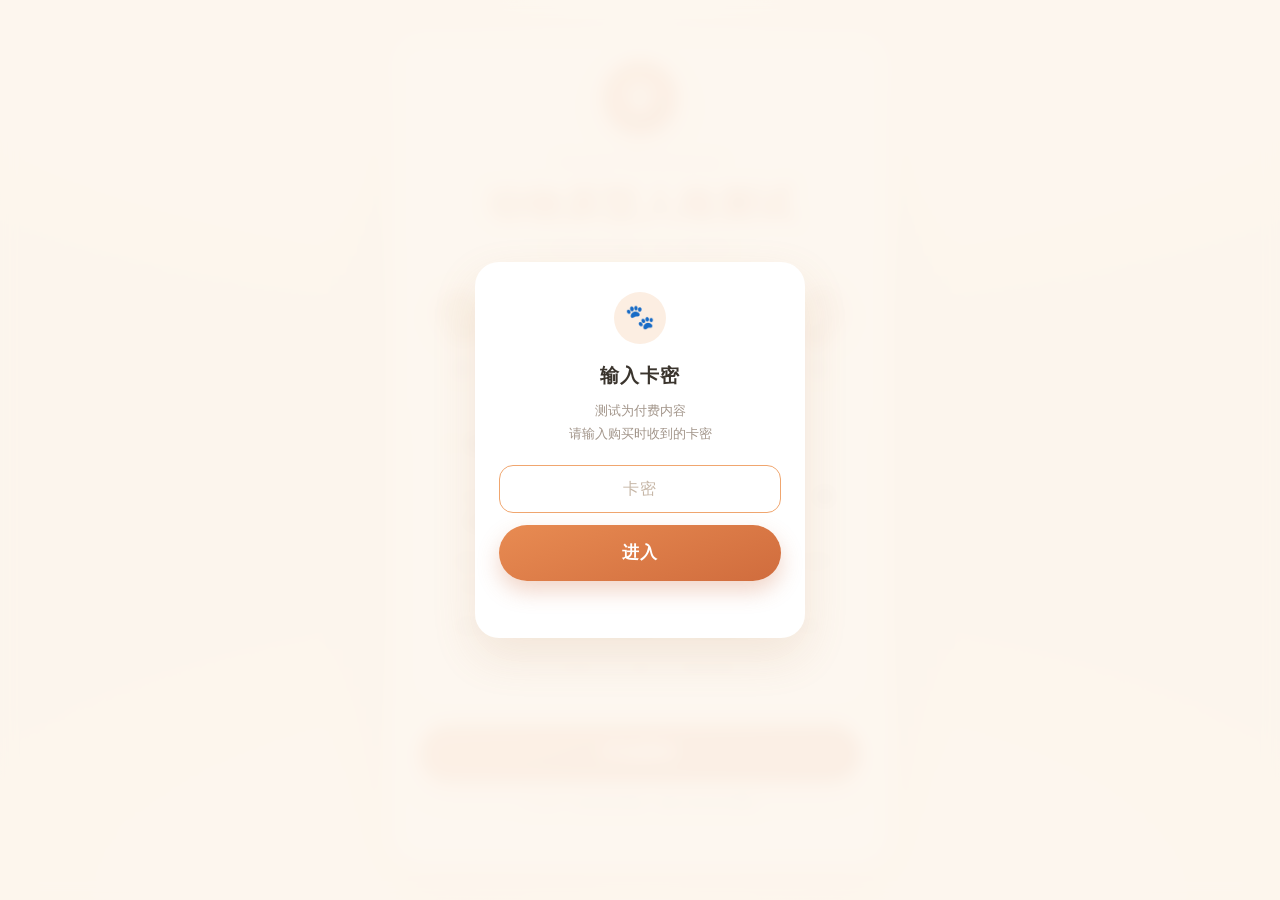
<file: index.html>
<!DOCTYPE html>
<html lang="zh-CN">
<head>
<meta charset="UTF-8">
<meta name="viewport" content="width=device-width, initial-scale=1.0, viewport-fit=cover">
<meta name="theme-color" content="#FDF7F0">
<title>动物原型人格测试 · 五只动物里藏着你</title>
<meta name="description" content="六道题，一片走不出去的沙漠。五只动物里，藏着一个你。">
<link rel="icon" href="data:image/svg+xml,%3Csvg xmlns='http://www.w3.org/2000/svg' viewBox='0 0 32 32'%3E%3Ccircle cx='16' cy='16' r='16' fill='%23D9784A'/%3E%3Cg fill='%23fff'%3E%3Cellipse cx='16' cy='20' rx='7' ry='5.8'/%3E%3Cellipse cx='7.4' cy='12.6' rx='2.9' ry='3.5'/%3E%3Cellipse cx='12.8' cy='7.8' rx='2.9' ry='3.7'/%3E%3Cellipse cx='19.2' cy='7.8' rx='2.9' ry='3.7'/%3E%3Cellipse cx='24.6' cy='12.6' rx='2.9' ry='3.5'/%3E%3C/g%3E%3C/svg%3E">
<link rel="stylesheet" href="style.css">
</head>
<body>

<main class="page cover">
  <div class="paw">
    <svg viewBox="0 0 40 40" aria-hidden="true">
      <g fill="#fff">
        <ellipse cx="20" cy="26" rx="8.6" ry="7.1"/>
        <ellipse cx="9" cy="16.6" rx="3.4" ry="4.2" transform="rotate(-18 9 16.6)"/>
        <ellipse cx="15.9" cy="10.4" rx="3.4" ry="4.4"/>
        <ellipse cx="24.1" cy="10.4" rx="3.4" ry="4.4"/>
        <ellipse cx="31" cy="16.6" rx="3.4" ry="4.2" transform="rotate(18 31 16.6)"/>
      </g>
    </svg>
  </div>

  <div class="brand-en">Animal Personality</div>
  <h1 class="brand-cn">动物原型人格测试</h1>
  <p class="brand-sub">你和五只动物，走一遍沙漠</p>

  <div class="cover-animals" id="coverAnimals"></div>

  <section class="card intro">
    <h2 class="card-h"><span class="spark">✨</span>这是一个什么测试</h2>
    <div class="card-hr"></div>
    <ul class="intro-list">
      <li>六道题，一片走不出去的沙漠。你和五只动物一起走，<b>每一轮都要放弃一只</b>。</li>
      <li>题目里永远只有这五只：狮、马、牛、羊、猴。放弃过的不会再出现，也不会重来。</li>
      <li>最后给你一个原型：<b>主导的那只 ＋ 底色那只</b>，共 20 种。</li>
    </ul>
    <div class="meta">
      <span>20 种原型</span><span>6 道题</span><span>专属结果图</span>
    </div>
  </section>

  <div class="start-wrap">
    <button class="btn btn-primary" id="startBtn">开始测试</button>
    <p class="start-note">1 分钟 · 没有标准答案 · 测完可保存结果图</p>
  </div>
</main>

<!-- 卡密门禁 -->
<div class="gate" id="gate">
  <div class="gate-box">
    <div class="gate-mark">🐾</div>
    <div class="gate-title">输入卡密</div>
    <p class="gate-desc">测试为付费内容<br>请输入购买时收到的卡密</p>
    <input class="gate-input" id="gateInput" type="text" inputmode="latin"
           placeholder="卡密" maxlength="24" autocomplete="off" spellcheck="false">
    <button class="btn btn-primary gate-btn" id="gateBtn">进入</button>
    <div class="gate-err" id="gateErr">卡密不对，请再试一次</div>
  </div>
</div>

<script src="assets/animals/cute-images.js"></script>
<script src="data.js"></script>
<script>
(function () {
  'use strict';

  /* ===== 配置 ===== */
  var GATE_ON  = true;          // 想完全免费开放，把它改成 false
  var PASSCODE = 'ap2026';      // 卡密（大小写不敏感）
  var KEY_GATE = 'ap_gate';
  var KEY_ANSW = 'ap_answers';

  /* ===== 渲染封面五只动物 ===== */
  var box = document.getElementById('coverAnimals');
  ANIMALS.forEach(function (a) {
    var d = document.createElement('div');
    d.className = 'cover-animal';
    d.innerHTML = '<div class="av"><img src="' + ANIMAL_SRC(a.id) + '" alt=""></div>' +
                  '<span>' + a.name + '</span>';
    box.appendChild(d);
  });

  /* ===== 按钮状态 ===== */
  var startBtn = document.getElementById('startBtn');
  var saved = null;
  try { saved = JSON.parse(localStorage.getItem(KEY_ANSW) || 'null'); } catch (e) {}
  if (saved && saved[1]) {
    startBtn.textContent = '查看我的结果';
    startBtn.addEventListener('click', function () {
      location.href = 'result.html';
    });
    var again = document.createElement('button');
    again.className = 'btn btn-ghost';
    again.style.marginTop = '10px';
    again.textContent = '重新测一次';
    again.addEventListener('click', function () {
      localStorage.removeItem(KEY_ANSW);
      location.href = 'test.html';
    });
    startBtn.parentNode.appendChild(again);
  } else {
    startBtn.addEventListener('click', function () {
      location.href = 'intro.html';
    });
  }

  /* ===== 卡密门禁 ===== */
  var gate = document.getElementById('gate');
  var input = document.getElementById('gateInput');
  var btn = document.getElementById('gateBtn');
  var err = document.getElementById('gateErr');

  function unlocked() {
    try { return sessionStorage.getItem(KEY_GATE) === '1'; } catch (e) { return false; }
  }

  if (!GATE_ON || unlocked()) {
    gate.classList.add('hide');
  } else {
    setTimeout(function () { input.focus(); }, 260);
  }

  function verify() {
    var v = (input.value || '').trim().toLowerCase();
    if (!v) { input.focus(); return; }
    if (v === PASSCODE.toLowerCase()) {
      try { sessionStorage.setItem(KEY_GATE, '1'); } catch (e) {}
      gate.classList.add('hide');
    } else {
      err.classList.add('show');
      input.value = '';
      input.focus();
      setTimeout(function () { err.classList.remove('show'); }, 2200);
    }
  }

  btn.addEventListener('click', verify);
  input.addEventListener('keydown', function (e) { if (e.key === 'Enter') verify(); });
})();
</script>
</body>
</html>
</file>
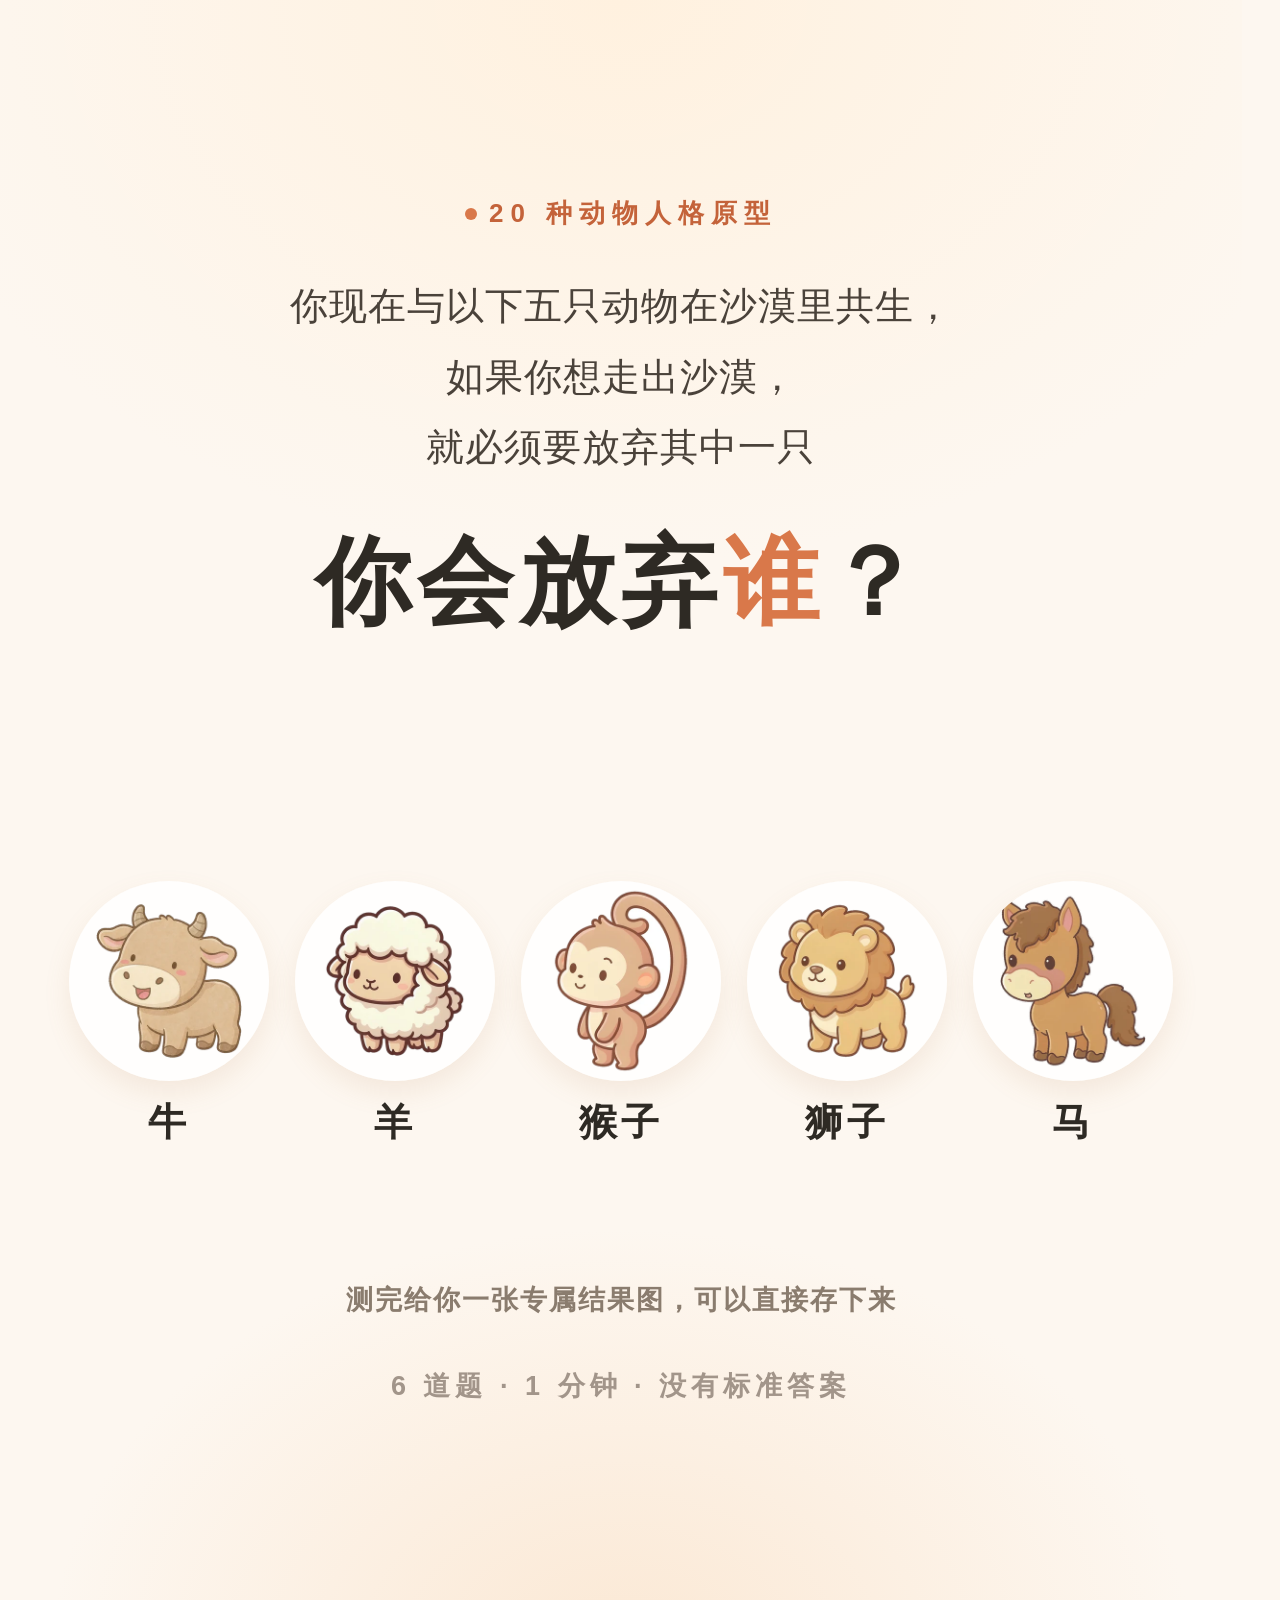
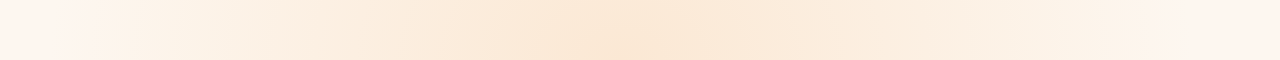
<file: cards.html>
<!DOCTYPE html>
<html lang="zh-CN">
<head>
<meta charset="UTF-8">
<style>
  /* 与站点同一套视觉：奶油底 / 白圆角卡 / 陶土橙 / 暖灰文字 */
  @page { size: 1242px 1660px; margin: 0; }
  * { margin: 0; padding: 0; box-sizing: border-box; }
  :root {
    --cream:#FDF7F0; --card:#FFFFFF; --ink:#3A342D; --ink2:#6E6358; --ink3:#A2958A;
    --orange:#D9784A; --orange-d:#C4633A; --orange-soft:#FCEEE2; --line:#F2E6D9;
    --shadow:0 18px 44px rgba(184,137,96,.16);
    --sans:"Microsoft YaHei","PingFang SC",sans-serif;
  }
  body { width:1242px; height:1660px; overflow:hidden; background:#FDF7F0;
         font-family:var(--sans); color:#3A342D; -webkit-font-smoothing:antialiased; }

  .card { position:absolute; inset:0; width:1242px; height:1660px; display:none; overflow:hidden; }
  .card.on { display:block; }

  /* 场景铺满，底部对齐（插画下方是沙丘，上方是空天） */
  .scene { position:absolute; inset:0; background-position:center top;
           background-size:1242px auto; background-repeat:no-repeat; }
  /* 封面用的顶部暖光 */
  .glow { position:absolute; inset:0;
          background:
            radial-gradient(60% 34% at 50% 0%, #FFF1DF 0%, rgba(255,241,223,0) 100%),
            radial-gradient(46% 26% at 50% 100%, #FBE8D4 0%, rgba(251,232,212,0) 100%); }

  /* 极淡的奶油罩，压住插画细节，让文字更干净 */
  .veil { position:absolute; inset:0;
          background:linear-gradient(180deg, rgba(253,247,240,.55) 0%, rgba(253,247,240,.10) 42%, rgba(253,247,240,0) 62%); }

  /* 通用文字块 */
  .stage { position:absolute; left:96px; right:96px; text-align:center; }

  .tag { display:inline-flex; align-items:center; gap:12px;
         font-size:26px; font-weight:700; letter-spacing:7px; color:#C4633A; }
  .tag::before { content:''; width:12px; height:12px; border-radius:50%; background:#D9784A; }

  .story { font-size:40px; line-height:1.98; font-weight:500; letter-spacing:1.2px; color:#3A342D; }
  .story p { margin:0; }
  .ask { font-size:92px; font-weight:800; letter-spacing:3px; color:#2E2A24; line-height:1.28; }
  .hint { font-size:27px; letter-spacing:4px; color:#8A7C6E; font-weight:600; }

  /* 白卡 */
  .paper { position:absolute; left:84px; right:84px;
           background:#FFFFFF; border-radius:48px;
           box-shadow:0 20px 50px rgba(170,124,84,.14);
           padding:66px 62px 62px; text-align:center; }
  .paper .divider { width:96px; height:6px; border-radius:6px; background:#F4D9C4;
                    margin:0 auto 40px; }

  .foot { position:absolute; bottom:66px; left:0; right:0; text-align:center;
          font-size:27px; letter-spacing:5px; color:#7C6E60; font-weight:600; }
  .foot span { display:inline-block; padding:15px 34px; border-radius:100px;
               background:rgba(253,247,240,.86); box-shadow:0 6px 18px rgba(170,124,84,.10); }

  /* ---------- 封面 ---------- */
  .c-title { font-size:96px; font-weight:800; letter-spacing:6px; color:#2E2A24; }
  .c-title em { font-style:normal; color:#D9784A; }
  .c-lead { font-size:38px; line-height:1.86; font-weight:500; letter-spacing:1px; color:#4A423A; }
  .arow { position:absolute; left:0; right:0; display:flex; justify-content:center; align-items:flex-end; }
  .acell { display:flex; flex-direction:column; align-items:center; }
  .acell .disc { width:200px; height:200px; border-radius:50%;
                 background:rgba(255,255,255,.85);
                 box-shadow:0 12px 26px rgba(184,137,96,.13);
                 display:flex; align-items:center; justify-content:center; overflow:hidden; }
  .acell .disc img { width:100%; height:100%; object-fit:contain; padding:4px; }
  .aname { font-size:38px; font-weight:700; letter-spacing:4px; margin-top:16px; color:#2E2A24; }
  .c-note { font-size:27px; letter-spacing:2px; color:#8A7C6E; font-weight:600; }

  /* ---------- 说明卡 ---------- */
  .intro-h { font-size:74px; font-weight:800; letter-spacing:8px; color:#2E2A24; }
  .intro-p { margin-top:42px; font-size:33px; line-height:1.98; font-weight:500;
             letter-spacing:1px; color:#4A423A; text-align:justify; }
  .intro-p b { color:#C4633A; font-weight:700; }
  .acell.sm .disc { width:152px; height:152px; box-shadow:0 10px 22px rgba(184,137,96,.12); }
  .acell.sm .aname { font-size:31px; letter-spacing:3px; margin-top:14px; }
  .pills { position:absolute; left:0; right:0; display:flex; justify-content:center; gap:20px; }
  .pills span { padding:19px 38px; border-radius:100px; background:#FCEEE2;
                font-size:28px; font-weight:700; letter-spacing:2px; color:#C4633A; }

  /* ---------- 结果 ---------- */
  .rtag { font-size:27px; font-weight:700; letter-spacing:8px; color:#C4633A; }
  .typeName { font-size:132px; font-weight:800; letter-spacing:14px; color:#2E2A24; line-height:1.16; }
  .typeName em { font-style:normal; color:#E08A5C; }
  .typeSub { font-size:30px; letter-spacing:6px; color:#8A7C6E; margin-top:20px; font-weight:600; }
  .punch { font-size:56px; font-weight:800; line-height:1.62; letter-spacing:1px; color:#2E2A24; }
  .traits { font-size:28px; letter-spacing:2px; color:#6E6358; font-weight:500; }
  .duo { display:flex; justify-content:center; align-items:flex-end; gap:44px; }
  .duo .disc { width:250px; height:250px; border-radius:50%;
               background:#FCEEE2; display:flex; align-items:center; justify-content:center; overflow:hidden; }
  .duo .disc img { width:100%; height:100%; object-fit:contain; padding:4px; }
  .duo .nm { font-size:30px; font-weight:700; letter-spacing:3px; margin-top:12px; color:#6E6358; text-align:center; }
</style>
</head>
<body>

<!-- 01 封面 -->
<div class="card" id="c1">
  <div class="glow"></div>

  <div class="stage" style="top:196px">
    <div class="tag">20 种动物人格原型</div>
    <div class="c-lead" style="margin-top:40px">你现在与以下五只动物在沙漠里共生，<br>如果你想走出沙漠，<br>就必须要放弃其中一只</div>
    <div class="c-title" style="margin-top:36px">你会放弃<em>谁</em>？</div>
  </div>

  <div class="arow" style="bottom:512px; gap:26px">
    <div class="acell"><div class="disc"><img src="assets/animals/cute/ox.webp"></div><div class="aname">牛</div></div>
    <div class="acell"><div class="disc"><img src="assets/animals/cute/sheep.webp"></div><div class="aname">羊</div></div>
    <div class="acell"><div class="disc"><img src="assets/animals/cute/monkey.webp"></div><div class="aname">猴子</div></div>
    <div class="acell"><div class="disc"><img src="assets/animals/cute/lion.webp"></div><div class="aname">狮子</div></div>
    <div class="acell"><div class="disc"><img src="assets/animals/cute/horse.webp"></div><div class="aname">马</div></div>
  </div>

  <div style="position:absolute; left:0; right:0; bottom:342px; text-align:center" class="c-note">
    测完给你一张专属结果图，可以直接存下来
  </div>
  <div style="position:absolute; left:0; right:0; bottom:256px; text-align:center;
              font-size:27px; letter-spacing:5px; color:#A2958A; font-weight:600">
    6 道题 · 1 分钟 · 没有标准答案
  </div>
</div>

<!-- 02 说明 -->
<div class="card" id="c2">
  <div class="glow"></div>

  <div class="stage" style="top:172px">
    <div class="tag">开始之前</div>
  </div>

  <div class="paper" style="top:266px">
    <div class="divider"></div>
    <div class="intro-h">动物塑测试</div>
    <div class="intro-p">专业的性格评估工具，基于多个经过验证的心理测量量表，通过 <b>6</b> 道精心设计的问题，帮助您科学地了解自己的动物性格原型，揭示隐藏在内心深处的本质特征。</div>
  </div>

  <div class="arow" style="top:862px; gap:22px">
    <div class="acell sm"><div class="disc"><img src="assets/animals/cute/ox.webp"></div><div class="aname">牛</div></div>
    <div class="acell sm"><div class="disc"><img src="assets/animals/cute/sheep.webp"></div><div class="aname">羊</div></div>
    <div class="acell sm"><div class="disc"><img src="assets/animals/cute/monkey.webp"></div><div class="aname">猴</div></div>
    <div class="acell sm"><div class="disc"><img src="assets/animals/cute/lion.webp"></div><div class="aname">狮</div></div>
    <div class="acell sm"><div class="disc"><img src="assets/animals/cute/horse.webp"></div><div class="aname">马</div></div>
  </div>

  <div class="pills" style="top:1200px">
    <span>20 种原型</span>
    <span>多维解析</span>
    <span>专属结果卡</span>
  </div>

  <div style="position:absolute; left:0; right:0; top:1322px; text-align:center;
              font-size:27px; letter-spacing:5px; color:#A2958A; font-weight:600">
    六道题 · 1 分钟 · 没有标准答案
  </div>

  <div class="foot"><span>下一张，第一轮开始</span></div>
</div>

<!-- 03 再放弃一只 -->
<div class="card" id="c3">
  <div class="scene" style="background-image:url('assets/scenes/cute/footprints.webp')"></div>
  <div class="veil"></div>
  <div class="stage" style="top:120px">
    <div class="tag">第 2 轮 / 共 4 轮</div>
  </div>
  <div class="paper" style="top:214px">
    <div class="divider"></div>
    <div class="story">
      <p>你与剩下四只动物继续前行，</p>
      <p>走了一段路程后，</p>
      <p>你必须再放弃一只动物，</p>
    </div>
    <div class="ask" style="margin-top:44px">你会放弃谁？</div>
    <div class="hint" style="margin-top:34px">先在心里选一个，再往下翻</div>
  </div>
</div>

<!-- 04 绿洲干涸 -->
<div class="card" id="c4">
  <div class="scene" style="background-image:url('assets/scenes/cute/dry_well.webp'); background-position:center 40px"></div>
  <div class="veil"></div>
  <div class="stage" style="top:120px">
    <div class="tag">第 3 轮 / 共 4 轮</div>
  </div>
  <div class="paper" style="top:214px">
    <div class="divider"></div>
    <div class="story" style="font-size:38px">
      <p>你与剩下三只动物继续前行，</p>
      <p>突然，你们发现了绿洲。</p>
      <p>但是，水已经干涸。</p>
      <p>这时，你又必须放弃一只。</p>
    </div>
    <div class="ask" style="font-size:84px; margin-top:36px">你会放弃谁？</div>
    <div class="hint" style="margin-top:30px">还剩三只</div>
  </div>
</div>

<!-- 05 只能带一只走 -->
<div class="card" id="c5">
  <div class="scene" style="background-image:url('assets/scenes/cute/two_dune.webp')"></div>
  <div class="veil"></div>
  <div class="stage" style="top:120px">
    <div class="tag">第 4 轮 / 共 4 轮</div>
  </div>
  <div class="paper" style="top:214px">
    <div class="divider"></div>
    <div class="story">
      <p>你与剩下两只动物继续前行，</p>
      <p>在走出沙漠前，</p>
      <p>你只能带一只动物离开沙漠。</p>
    </div>
    <div class="ask" style="font-size:80px; margin-top:38px">你会选择谁？<br>又会放弃谁？</div>
  </div>
</div>

<!-- 06 递水 -->
<div class="card" id="c6">
  <div class="scene" style="background-image:url('assets/scenes/cute/water_empty.webp')"></div>
  <div class="veil"></div>
  <div class="stage" style="top:120px">
    <div class="tag" style="letter-spacing:5px">还差两道题 · 这题不计分</div>
  </div>
  <div class="paper" style="top:230px">
    <div class="divider"></div>
    <div class="story" style="font-size:40px">
      <p>走出沙漠的那一刻，你忽然想到：</p>
      <p>如果当初下一场雨，五只都能活下来。</p>
    </div>
    <div class="ask" style="font-size:82px; margin-top:40px">你最想先把水<br>递给谁？</div>
  </div>
</div>

<!-- 07 回望 -->
<div class="card" id="c7">
  <div class="scene" style="background-image:url('assets/scenes/cute/look_back.webp')"></div>
  <div class="veil"></div>
  <div class="stage" style="top:120px">
    <div class="tag">最后一题</div>
  </div>
  <div class="paper" style="top:250px">
    <div class="divider"></div>
    <div class="story" style="font-size:44px; line-height:2.06">
      <p>走出沙漠之后，</p>
      <p>你回头看了一眼。</p>
    </div>
    <div class="ask" style="font-size:82px; margin-top:40px">最舍不得的是谁？</div>
    <div class="hint" style="margin-top:32px">答完就出结果</div>
  </div>
</div>

<!-- 08 结果：狮·马 -->
<div class="card" id="c8">
  <div class="scene" style="background-image:url('assets/scenes/cute/five_walk.webp')"></div>
  <div class="veil"></div>
  <div class="paper" style="top:150px">
    <div class="rtag">20 种动物人格 · 测出来是这个</div>
    <div class="duo" style="margin-top:44px">
      <div><div class="disc"><img src="assets/animals/cute/lion.webp"></div></div>
      <div><div class="disc"><img src="assets/animals/cute/horse.webp"></div></div>
    </div>
    <div class="typeName" style="margin-top:34px; font-size:112px">狮<em>·</em>马</div>
    <div class="typeSub">掌控为主 · 奔跑为底</div>
    <div class="punch" style="margin-top:52px">你不是不合群，<br>你是受不了被安排。</div>
    <div class="traits" style="margin-top:44px">天生扛事 · 讨厌被安排 · 越没人管越靠谱</div>
  </div>
</div>

<!-- 09 结果：牛·羊 -->
<div class="card" id="c9">
  <div class="scene" style="background-image:url('assets/scenes/cute/five_walk.webp')"></div>
  <div class="veil"></div>
  <div class="paper" style="top:150px">
    <div class="rtag">20 种动物人格 · 测出来是这个</div>
    <div class="duo" style="margin-top:44px">
      <div><div class="disc"><img src="assets/animals/cute/ox.webp"></div></div>
      <div><div class="disc"><img src="assets/animals/cute/sheep.webp"></div></div>
    </div>
    <div class="typeName" style="margin-top:34px; font-size:112px">牛<em>·</em>羊</div>
    <div class="typeSub">实干为主 · 守护为底</div>
    <div class="punch" style="margin-top:52px">你从不拒绝，<br>所以没人问你要不要。</div>
    <div class="traits" style="margin-top:44px">从不拒绝 · 记得所有人的口味 · 累了也不说</div>
  </div>
</div>

<!-- 10 结果：羊·猴 -->
<div class="card" id="c10">
  <div class="scene" style="background-image:url('assets/scenes/cute/five_walk.webp')"></div>
  <div class="veil"></div>
  <div class="paper" style="top:150px">
    <div class="rtag">20 种动物人格 · 测出来是这个</div>
    <div class="duo" style="margin-top:44px">
      <div><div class="disc"><img src="assets/animals/cute/sheep.webp"></div></div>
      <div><div class="disc"><img src="assets/animals/cute/monkey.webp"></div></div>
    </div>
    <div class="typeName" style="margin-top:34px; font-size:112px">羊<em>·</em>猴</div>
    <div class="typeSub">守护为主 · 机敏为底</div>
    <div class="punch" style="margin-top:52px">你在人群里最热闹，<br>回家最空。</div>
    <div class="traits" style="margin-top:44px">场面上最熟 · 回家最空 · 报喜不报忧</div>
  </div>
</div>

<!-- 11 结尾 -->
<div class="card" id="c11">
  <div class="scene" style="background-image:url('assets/scenes/cute/footprints.webp')"></div>
  <div class="veil"></div>
  <div class="stage" style="top:130px">
    <div class="tag">沙漠走完了</div>
  </div>
  <div class="paper" style="top:230px">
    <div class="divider"></div>
    <div class="ask" style="font-size:88px; line-height:1.44">20 种动物人格<br>你是哪一种</div>
    <div class="story" style="margin-top:48px; font-size:34px; line-height:1.9; font-weight:400; color:#6E6358">
      <p>六道题，没有标准答案。</p>
      <p>但你的每一次放弃，</p>
      <p>都在暴露你在乎什么。</p>
    </div>
  </div>
  <div class="foot"><span>评论区告诉我：你第 1 轮放弃了谁</span></div>
</div>

<script>
  var n = (location.hash || '#1').slice(1);
  var el = document.getElementById(n.charAt(0) === 'c' ? n : 'c' + n);
  if (el) el.classList.add('on');
</script>
</body>
</html>
</file>
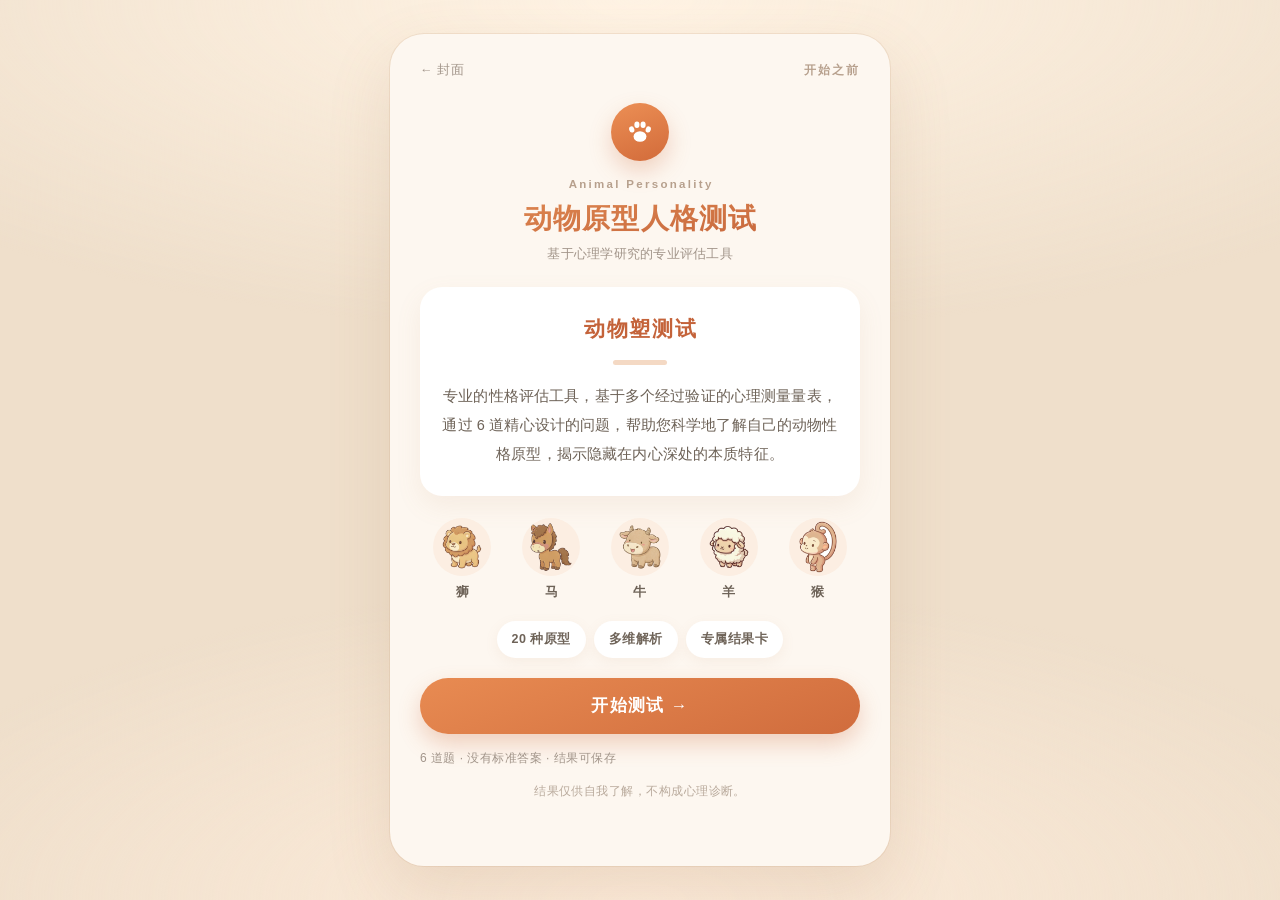
<file: intro.html>
<!DOCTYPE html>
<html lang="zh-CN">
<head>
<meta charset="UTF-8">
<meta name="viewport" content="width=device-width, initial-scale=1.0, viewport-fit=cover">
<meta name="theme-color" content="#FDF7F0">
<title>动物塑测试 · 动物原型人格测试</title>
<meta name="description" content="专业的性格评估工具，通过 6 道精心设计的问题，了解自己的动物性格原型。">
<link rel="icon" href="data:image/svg+xml,%3Csvg xmlns='http://www.w3.org/2000/svg' viewBox='0 0 32 32'%3E%3Ccircle cx='16' cy='16' r='16' fill='%23D9784A'/%3E%3Cg fill='%23fff'%3E%3Cellipse cx='16' cy='20' rx='7' ry='5.8'/%3E%3Cellipse cx='7.4' cy='12.6' rx='2.9' ry='3.5'/%3E%3Cellipse cx='12.8' cy='7.8' rx='2.9' ry='3.7'/%3E%3Cellipse cx='19.2' cy='7.8' rx='2.9' ry='3.7'/%3E%3Cellipse cx='24.6' cy='12.6' rx='2.9' ry='3.5'/%3E%3C/g%3E%3C/svg%3E">
<link rel="stylesheet" href="style.css">
</head>
<body>

<main class="page intro-page">

  <div class="intro-top">
    <a href="index.html" class="back-link">← 封面</a>
    <span class="intro-kicker">开始之前</span>
  </div>

  <div class="intro-brand">
    <div class="paw">
      <svg viewBox="0 0 40 40" aria-hidden="true">
        <g fill="#fff">
          <ellipse cx="20" cy="26" rx="8.6" ry="7.1"/>
          <ellipse cx="9" cy="16.6" rx="3.4" ry="4.2" transform="rotate(-18 9 16.6)"/>
          <ellipse cx="15.9" cy="10.4" rx="3.4" ry="4.4"/>
          <ellipse cx="24.1" cy="10.4" rx="3.4" ry="4.4"/>
          <ellipse cx="31" cy="16.6" rx="3.4" ry="4.2" transform="rotate(18 31 16.6)"/>
        </g>
      </svg>
    </div>
    <div class="brand-en">Animal Personality</div>
    <h1 class="brand-cn">动物原型人格测试</h1>
    <p class="brand-sub">基于心理学研究的专业评估工具</p>
  </div>

  <section class="card about">
    <h2 class="about-h">动物塑测试</h2>
    <div class="about-hr"></div>
    <p class="about-p">专业的性格评估工具，基于多个经过验证的心理测量量表，通过 6 道精心设计的问题，帮助您科学地了解自己的动物性格原型，揭示隐藏在内心深处的本质特征。</p>
  </section>

  <div class="cover-animals intro-animals" id="coverAnimals"></div>

  <div class="badges">
    <span>20 种原型</span>
    <span>多维解析</span>
    <span>专属结果卡</span>
  </div>

  <div class="start-wrap">
    <button class="btn btn-primary" id="goBtn">开始测试 →</button>
    <p class="start-note">6 道题 · 没有标准答案 · 结果可保存</p>
  </div>

  <p class="disc-line">结果仅供自我了解，不构成心理诊断。</p>

</main>

<script src="assets/animals/cute-images.js"></script>
<script src="data.js"></script>
<script>
(function () {
  'use strict';

  var box = document.getElementById('coverAnimals');
  ANIMALS.forEach(function (a) {
    var d = document.createElement('div');
    d.className = 'cover-animal';
    d.innerHTML = '<div class="av"><img src="' + ANIMAL_SRC(a.id) + '" alt=""></div>' +
                  '<span>' + a.name + '</span>';
    box.appendChild(d);
  });

  document.getElementById('goBtn').addEventListener('click', function () {
    location.href = 'test.html';
  });
})();
</script>
</body>
</html>
</file>
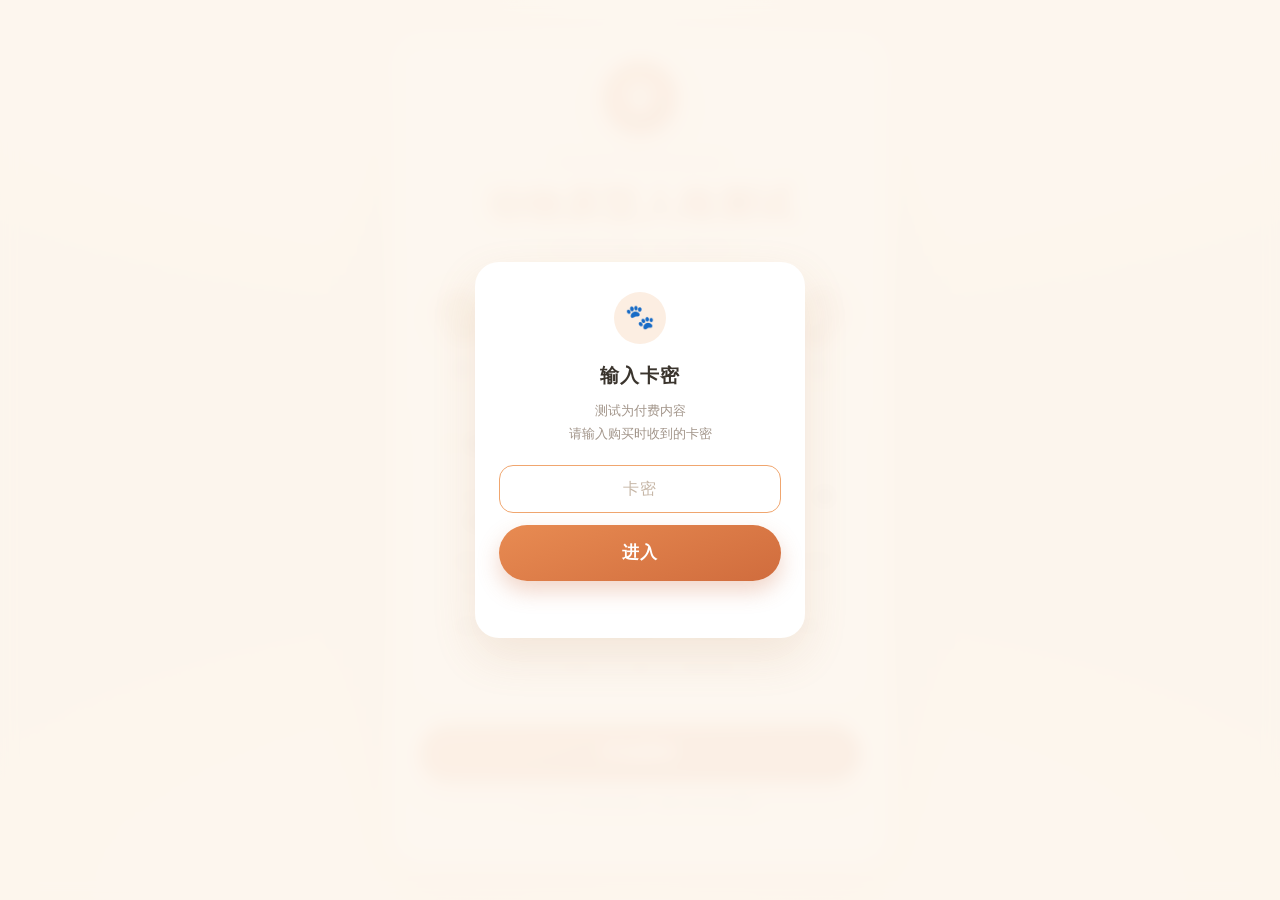
<file: result.html>
<!DOCTYPE html>
<html lang="zh-CN">
<head>
<meta charset="UTF-8">
<meta name="viewport" content="width=device-width, initial-scale=1.0, viewport-fit=cover">
<meta name="theme-color" content="#FDF7F0">
<title>你的结果 · 动物原型人格测试</title>
<link rel="icon" href="data:image/svg+xml,%3Csvg xmlns='http://www.w3.org/2000/svg' viewBox='0 0 32 32'%3E%3Ccircle cx='16' cy='16' r='16' fill='%23D9784A'/%3E%3Cg fill='%23fff'%3E%3Cellipse cx='16' cy='20' rx='7' ry='5.8'/%3E%3Cellipse cx='7.4' cy='12.6' rx='2.9' ry='3.5'/%3E%3Cellipse cx='12.8' cy='7.8' rx='2.9' ry='3.7'/%3E%3Cellipse cx='19.2' cy='7.8' rx='2.9' ry='3.7'/%3E%3Cellipse cx='24.6' cy='12.6' rx='2.9' ry='3.5'/%3E%3C/g%3E%3C/svg%3E">
<link rel="stylesheet" href="style.css">
</head>
<body>

<main class="page result-page">
  <div class="res-head">
    <div class="res-avatar"><img id="resImg" src="" alt=""></div>
    <div class="res-kicker">你的动物原型</div>
    <h1 class="res-name" id="resName">—</h1>
    <div class="res-role" id="resRole"></div>
  </div>

  <section class="card combo-card">
    <div class="combo-title" id="comboTitle"></div>
    <p class="combo-line" id="comboLine"></p>
  </section>

  <section class="sec">
    <h2 class="card-h"><span class="spark">🐾</span>你是这样的人</h2>
    <div class="card-hr"></div>
    <p class="sec-body" id="desc"></p>
  </section>

  <section class="sec">
    <h2 class="card-h"><span class="spark">✨</span>核心优势</h2>
    <div class="card-hr"></div>
    <ul class="ul" id="strengths"></ul>
  </section>

  <section class="sec">
    <h2 class="card-h"><span class="spark">🌿</span>可能会绊住你的</h2>
    <div class="card-hr"></div>
    <ul class="ul warn" id="blind"></ul>
  </section>

  <section class="sec">
    <h2 class="card-h"><span class="spark">🌙</span>撑不住的时候</h2>
    <div class="card-hr"></div>
    <p class="quote" id="stress"></p>
  </section>

  <section class="sec">
    <h2 class="card-h"><span class="spark">💡</span>给你的建议</h2>
    <div class="card-hr"></div>
    <p class="sec-body" id="advice"></p>
  </section>

  <section class="sec">
    <h2 class="card-h"><span class="spark">🌱</span>你身上的另一只</h2>
    <div class="card-hr"></div>
    <p class="sec-body" id="baseLine"></p>
  </section>

  <section class="sec">
    <h2 class="card-h"><span class="spark">🧭</span>你放弃它们的顺序</h2>
    <div class="card-hr"></div>
    <div class="trail" id="trail"></div>
  </section>

  <div class="actions">
    <button class="btn btn-primary" id="saveBtn">保存结果图</button>
    <button class="btn btn-ghost" id="againBtn">再测一次</button>
  </div>

  <p class="footnote">
    这是一份自我探索的参考，不是心理诊断。<br>
    没有标准答案，也没有更好的动物。
  </p>
</main>

<div class="toast" id="toast"></div>

<script src="assets/animals/cute-images.js"></script>
<script src="data.js"></script>
<script src="result.js"></script>
</body>
</html>
</file>
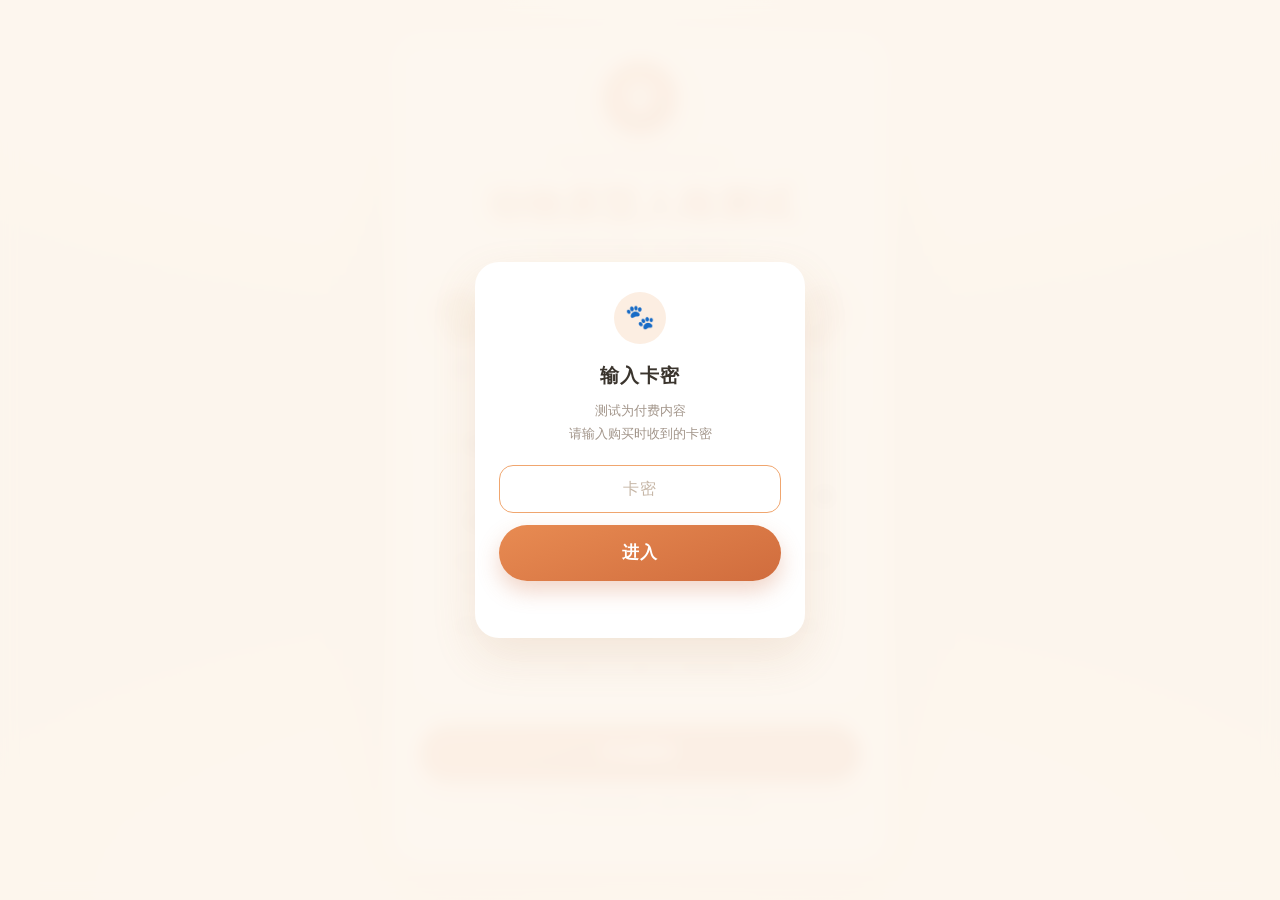
<file: test.html>
<!DOCTYPE html>
<html lang="zh-CN">
<head>
<meta charset="UTF-8">
<meta name="viewport" content="width=device-width, initial-scale=1.0, viewport-fit=cover">
<meta name="theme-color" content="#FAF7F0">
<title>第 1 题 · 动物原型人格测试</title>
<link rel="icon" href="data:image/svg+xml,%3Csvg xmlns='http://www.w3.org/2000/svg' viewBox='0 0 32 32'%3E%3Ccircle cx='16' cy='16' r='16' fill='%23D9784A'/%3E%3Cg fill='%23fff'%3E%3Cellipse cx='16' cy='20' rx='7' ry='5.8'/%3E%3Cellipse cx='7.4' cy='12.6' rx='2.9' ry='3.5'/%3E%3Cellipse cx='12.8' cy='7.8' rx='2.9' ry='3.7'/%3E%3Cellipse cx='19.2' cy='7.8' rx='2.9' ry='3.7'/%3E%3Cellipse cx='24.6' cy='12.6' rx='2.9' ry='3.5'/%3E%3C/g%3E%3C/svg%3E">
<link rel="stylesheet" href="style.css">
</head>
<body>

<main class="page">
  <div class="test-top">
    <div class="pill">第 <b id="cur">1</b> / 6 题</div>
    <div class="pill plain" id="stageLabel">放弃</div>
  </div>
  <div class="progress"><i id="bar"></i></div>

  <div id="qwrap">
    <h2 class="q-text" id="qText"></h2>
    <p class="q-hint" id="qHint"></p>
    <div class="options" id="options"></div>
  </div>

  <div class="test-foot">
    <a href="index.html" class="link-back">返回封面</a>
  </div>
</main>

<script src="assets/animals/cute-images.js"></script>
<script src="data.js"></script>
<script src="test.js"></script>
</body>
</html>
</file>
<file: style.css>
/* ============================================================
   动物原型人格测试 · 全站样式
   配色：奶油底 / 白色圆角卡片 / 陶土橙 / 暖灰文字
   ============================================================ */

:root {
  --cream: #FDF7F0;
  --cream-2: #FBEEDD;
  --card: #FFFFFF;
  --ink: #3A342D;
  --ink-2: #6E6358;
  --ink-3: #A2958A;
  --orange: #D9784A;
  --orange-d: #C4633A;
  --orange-l: #F0A66F;
  --orange-soft: #FCEEE2;
  --line: #F2E6D9;
  --shadow: 0 10px 26px rgba(184, 137, 96, .10);
  --shadow-sm: 0 4px 14px rgba(184, 137, 96, .09);
  --sans: -apple-system, BlinkMacSystemFont, "PingFang SC", "Microsoft YaHei", "Hiragino Sans GB", sans-serif;
}

* { margin: 0; padding: 0; box-sizing: border-box; -webkit-tap-highlight-color: transparent; }

html { -webkit-text-size-adjust: 100%; }

body {
  font-family: var(--sans);
  color: var(--ink);
  background: var(--cream);
  line-height: 1.7;
  min-height: 100vh;
  overflow-x: hidden;
}

/* 底部暖光 */
body::before {
  content: '';
  position: fixed;
  inset: 0;
  z-index: -1;
  pointer-events: none;
  background:
    radial-gradient(120% 60% at 50% 0%, #FFF3E4 0%, rgba(255, 243, 228, 0) 62%),
    radial-gradient(90% 50% at 50% 100%, #FCEBDA 0%, rgba(252, 235, 218, 0) 70%);
}

/* ---------- 通用容器 ---------- */
.page {
  position: relative;
  max-width: 480px;
  margin: 0 auto;
  min-height: 100vh;
  padding: 0 22px;
  display: flex;
  flex-direction: column;
}

/* ---------- 通用卡片 ---------- */
.card {
  background: var(--card);
  border-radius: 22px;
  box-shadow: var(--shadow);
  padding: 22px 20px;
}

.card-h {
  display: flex;
  align-items: center;
  gap: 8px;
  font-size: 16.5px;
  font-weight: 800;
  letter-spacing: .02em;
  color: var(--ink);
}
.card-h .spark { font-size: 15px; line-height: 1; }
.card-hr {
  height: 1px;
  background: var(--line);
  margin: 12px 0 14px;
}

/* ---------- 封面 ---------- */
.cover {
  padding-top: 46px;
  padding-bottom: 34px;
  text-align: center;
}

.paw {
  width: 74px; height: 74px;
  margin: 0 auto;
  border-radius: 50%;
  background: linear-gradient(160deg, #EC8F55 0%, #D26B3A 100%);
  box-shadow: 0 10px 22px rgba(203, 105, 58, .26);
  display: flex; align-items: center; justify-content: center;
}
.paw svg { width: 38px; height: 38px; display: block; }

.brand-en {
  margin-top: 18px;
  font-size: 13px;
  font-weight: 600;
  letter-spacing: .2em;
  text-indent: .2em;
  color: #B7A08D;
}

.brand-cn {
  margin-top: 8px;
  font-size: 37px;
  line-height: 1.25;
  font-weight: 800;
  letter-spacing: .04em;
  text-indent: .04em;
  background: linear-gradient(170deg, #E08A52 0%, #C4633A 100%);
  -webkit-background-clip: text;
  background-clip: text;
  color: transparent;
}

.brand-sub {
  margin-top: 10px;
  font-size: 13.5px;
  color: var(--ink-3);
  letter-spacing: .06em;
}

/* 五只动物头像 */
.cover-animals {
  margin-top: 22px;
  display: flex;
  justify-content: center;
  gap: 4px;
}
.cover-animal {
  flex: 1;
  min-width: 0;
  display: flex;
  flex-direction: column;
  align-items: center;
}
.cover-animal .av {
  width: 100%; max-width: 70px; aspect-ratio: 1;
  border-radius: 50%;
  background: var(--orange-soft);
  display: flex; align-items: center; justify-content: center;
  overflow: hidden;
}
.cover-animal img {
  width: 100%;
  height: 100%;
  object-fit: contain;
  padding: 2px;
}
.cover-animal span {
  margin-top: 6px;
  font-size: 12.5px;
  font-weight: 700;
  letter-spacing: .1em;
  text-indent: .1em;
  color: var(--ink-2);
}

/* 说明卡 */
.intro {
  margin-top: 26px;
  text-align: left;
}
.intro-list { list-style: none; }
.intro-list li {
  position: relative;
  padding-left: 17px;
  font-size: 14.5px;
  line-height: 1.85;
  color: var(--ink-2);
  margin-bottom: 11px;
}
.intro-list li:last-child { margin-bottom: 0; }
.intro-list li::before {
  content: '';
  position: absolute;
  left: 1px;
  top: 11px;
  width: 6px; height: 6px;
  border-radius: 50%;
  background: var(--orange-l);
}
.intro-list b { color: var(--ink); font-weight: 700; }

/* 三个要点 */
.meta {
  margin-top: 18px;
  display: flex;
  justify-content: center;
  gap: 8px;
  font-size: 12.5px;
  color: var(--ink-3);
}
.meta span::after { content: '·'; margin-left: 8px; color: #DCCDBC; }
.meta span:last-child::after { content: ''; margin: 0; }

/* ---------- 按钮 ---------- */
.btn {
  display: inline-flex;
  align-items: center;
  justify-content: center;
  gap: 8px;
  width: 100%;
  padding: 17px 24px;
  border: none;
  border-radius: 999px;
  font-family: var(--sans);
  font-size: 16.5px;
  font-weight: 700;
  letter-spacing: .08em;
  cursor: pointer;
  transition: transform .16s ease, box-shadow .16s ease, opacity .16s ease;
}
.btn-primary {
  color: #fff;
  background: linear-gradient(160deg, #E88B52 0%, #D06C3D 100%);
  box-shadow: 0 10px 22px rgba(203, 105, 58, .28);
}
.btn-primary:active { transform: translateY(1px) scale(.995); box-shadow: 0 5px 12px rgba(203, 105, 58, .26); }
.btn-ghost {
  background: #fff;
  color: var(--ink-2);
  border: 1.5px solid var(--line);
  box-shadow: var(--shadow-sm);
}
.btn:disabled { opacity: .55; cursor: default; }

.start-wrap { margin-top: 24px; }
.start-note {
  margin-top: 14px;
  font-size: 12px;
  color: var(--ink-3);
  letter-spacing: .04em;
}

.cover-foot {
  margin-top: auto;
  padding-top: 26px;
  font-size: 12px;
  color: #B9AA9C;
  letter-spacing: .1em;
}

/* ---------- 卡密门禁 ---------- */
.gate {
  position: fixed;
  inset: 0;
  z-index: 100;
  display: flex;
  align-items: center;
  justify-content: center;
  padding: 24px;
  background: rgba(253, 247, 240, .94);
  backdrop-filter: blur(8px);
  -webkit-backdrop-filter: blur(8px);
  transition: opacity .3s ease, visibility .3s ease;
}
.gate.hide { opacity: 0; visibility: hidden; pointer-events: none; }

.gate-box {
  width: 100%;
  max-width: 330px;
  padding: 30px 24px 26px;
  text-align: center;
  background: #fff;
  border-radius: 24px;
  box-shadow: 0 18px 44px rgba(184, 137, 96, .16);
}
.gate-mark {
  width: 52px; height: 52px;
  margin: 0 auto 16px;
  border-radius: 50%;
  background: var(--orange-soft);
  display: flex; align-items: center; justify-content: center;
  font-size: 24px;
}
.gate-title {
  font-size: 19px;
  font-weight: 800;
  letter-spacing: .06em;
}
.gate-desc {
  margin-top: 8px;
  font-size: 12.5px;
  line-height: 1.8;
  color: var(--ink-3);
}
.gate-input {
  width: 100%;
  margin-top: 20px;
  padding: 14px 16px;
  border: 1.5px solid var(--line);
  border-radius: 14px;
  background: #FFFDFB;
  font-family: var(--sans);
  font-size: 16px;
  letter-spacing: .26em;
  text-align: center;
  color: var(--ink);
  outline: none;
  transition: border-color .18s, background .18s;
}
.gate-input:focus { border-color: var(--orange-l); background: #fff; }
.gate-input::placeholder { letter-spacing: .05em; color: #C6B6A6; }
.gate-btn { margin-top: 12px; }
.gate-err {
  margin-top: 10px;
  font-size: 12.5px;
  color: var(--orange-d);
  opacity: 0;
  transition: opacity .2s;
}
.gate-err.show { opacity: 1; }

/* ---------- 答题页 ---------- */
.test-top {
  padding-top: 26px;
  display: flex;
  align-items: center;
  justify-content: space-between;
}
.pill {
  display: inline-flex;
  align-items: center;
  gap: 6px;
  padding: 7px 15px;
  border-radius: 999px;
  background: #fff;
  box-shadow: var(--shadow-sm);
  font-size: 12.5px;
  font-weight: 600;
  color: var(--ink-3);
  letter-spacing: .04em;
}
.pill b { font-size: 15px; color: var(--orange-d); font-weight: 800; }
.pill.plain { background: transparent; box-shadow: none; color: var(--orange-d); font-weight: 700; }

.progress {
  margin-top: 14px;
  height: 6px;
  border-radius: 999px;
  background: #F4E7D9;
  overflow: hidden;
}
.progress i {
  display: block;
  height: 100%;
  width: 0;
  border-radius: 999px;
  background: linear-gradient(90deg, #F0A66F 0%, #D9784A 100%);
  transition: width .38s cubic-bezier(.4, 0, .2, 1);
}

.q-text {
  margin-top: 26px;
  font-size: 20px;
  line-height: 1.8;
  font-weight: 800;
  letter-spacing: .01em;
  color: var(--ink);
  min-height: 108px;
  text-align: justify;
  text-justify: inter-ideograph;
}
.q-hint {
  margin-top: 10px;
  font-size: 12.5px;
  color: #C08A63;
  letter-spacing: .04em;
  font-weight: 600;
}

/* 动物选项 */
.options {
  margin-top: 20px;
  display: flex;
  flex-wrap: wrap;
  justify-content: center;
  gap: 12px;
}
.opt {
  width: calc(50% - 6px);
  padding: 16px 8px 13px;
  border: none;
  border-radius: 20px;
  background: #fff;
  box-shadow: var(--shadow-sm);
  display: flex;
  flex-direction: column;
  align-items: center;
  cursor: pointer;
  transition: transform .14s ease, box-shadow .16s ease, background .16s ease;
  font-family: var(--sans);
  color: var(--ink);
}
.opt:active { transform: scale(.975); }
.opt .av {
  width: 84px; height: 84px;
  border-radius: 50%;
  background: var(--orange-soft);
  display: flex; align-items: center; justify-content: center;
  overflow: hidden;
  transition: background .2s;
}
.opt .av img {
  width: 100%;
  height: 100%;
  object-fit: contain;
  padding: 2px;
  transition: filter .2s, opacity .2s;
}
.opt-name {
  margin-top: 8px;
  font-size: 15px;
  font-weight: 700;
  letter-spacing: .12em;
  text-indent: .12em;
}

.opt.picked {
  background: #fff;
  box-shadow: 0 0 0 2px var(--orange-l), 0 10px 20px rgba(203, 105, 58, .16);
  transform: translateY(-1px);
}

/* 已放弃 */
.opt.dead {
  cursor: default;
  background: #F9F2E9;
  box-shadow: none;
  pointer-events: none;
}
.opt.dead .av { background: #F1E7DB; }
.opt.dead .av img { opacity: .35; filter: grayscale(1) contrast(.75); }
.opt.dead .opt-name {
  color: #BFAF9E;
  text-decoration: line-through;
  text-decoration-thickness: 1px;
  text-decoration-color: #D9C9B7;
}

.test-foot {
  margin-top: 26px;
  padding: 0 0 30px;
  text-align: center;
}
.link-back {
  font-size: 12.5px;
  color: var(--ink-3);
  text-decoration: none;
  letter-spacing: .06em;
  border-bottom: 1px solid #E4D5C5;
  padding-bottom: 2px;
}

/* 转场 */
.fade-in { animation: fadeIn .34s ease both; }
@keyframes fadeIn {
  from { opacity: 0; transform: translateY(8px); }
  to   { opacity: 1; transform: translateY(0); }
}

/* ---------- 介绍页（开始之前） ---------- */
.intro-page {
  padding-top: 22px;
  padding-bottom: 26px;
}

.intro-top {
  display: flex;
  align-items: center;
  justify-content: space-between;
}
.back-link {
  font-size: 12.5px;
  color: var(--ink-3);
  text-decoration: none;
  letter-spacing: .06em;
}
.back-link:active { color: var(--orange-d); }
.intro-kicker {
  font-size: 11.5px;
  font-weight: 600;
  letter-spacing: .18em;
  text-indent: .18em;
  color: #B7A08D;
}

/* 品牌区：比封面小一号，避免同一套标题连着出现两次 */
.intro-brand {
  margin-top: 22px;
  text-align: center;
}
.intro-brand .paw { width: 58px; height: 58px; }
.intro-brand .paw svg { width: 30px; height: 30px; }
.intro-brand .brand-en { margin-top: 14px; font-size: 11.5px; }
.intro-brand .brand-cn { margin-top: 6px; font-size: 28px; }
.intro-brand .brand-sub { margin-top: 8px; font-size: 12.5px; letter-spacing: .02em; }

/* 介绍白卡 */
.about {
  margin-top: 22px;
  padding: 24px 22px 26px;
  text-align: center;
}
.about-h {
  font-size: 21px;
  font-weight: 800;
  letter-spacing: .08em;
  text-indent: .08em;
  color: var(--orange-d);
}
.about-hr {
  width: 54px;
  height: 5px;
  border-radius: 5px;
  background: #F4D9C4;
  margin: 13px auto 17px;
}
.about-p {
  font-size: 14.5px;
  line-height: 2.02;
  color: var(--ink-2);
  letter-spacing: .01em;
}

/* 五只动物 */
.intro-animals { margin-top: 22px; }
.intro-animals .cover-animal .av { max-width: 58px; }

/* 三个标签 */
.badges {
  margin-top: 18px;
  display: flex;
  justify-content: center;
  flex-wrap: wrap;
  gap: 8px;
}
.badges span {
  padding: 8px 15px;
  border-radius: 999px;
  background: #fff;
  box-shadow: var(--shadow-sm);
  font-size: 12.5px;
  font-weight: 600;
  color: var(--ink-2);
  letter-spacing: .04em;
}

.intro-page .start-wrap { margin-top: 20px; }

.disc-line {
  margin-top: 14px;
  order: 3;            /* 矮屏下 .start-wrap 被封面规则提到 order:1，这里要跟到按钮之后 */
  text-align: center;
  font-size: 11.5px;
  color: #B9AA9C;
  letter-spacing: .04em;
}

/* ---------- 结果页 ---------- */
.result-page {
  padding-top: 0;
  padding-bottom: 54px;
}

.res-head {
  padding-top: 40px;
  text-align: center;
}
.res-avatar {
  width: 128px; height: 128px;
  margin: 0 auto;
  border-radius: 50%;
  background: var(--orange-soft);
  box-shadow: 0 12px 26px rgba(203, 105, 58, .16);
  display: flex; align-items: center; justify-content: center;
  overflow: hidden;
}
.res-avatar img {
  width: 100%; height: 100%;
  object-fit: contain;
  padding: 4px;
}
.res-kicker {
  margin-top: 18px;
  font-size: 12px;
  letter-spacing: .2em;
  text-indent: .2em;
  color: #B7A08D;
  font-weight: 600;
}
.res-name {
  margin-top: 6px;
  font-size: 42px;
  font-weight: 800;
  letter-spacing: .04em;
  text-indent: .04em;
  line-height: 1.2;
  background: linear-gradient(170deg, #E08A52 0%, #C4633A 100%);
  -webkit-background-clip: text;
  background-clip: text;
  color: transparent;
}
.res-role {
  margin-top: 8px;
  font-size: 12.5px;
  line-height: 1.9;
  color: var(--ink-3);
  letter-spacing: .04em;
  padding: 0 10px;
}

.combo-card {
  margin-top: 22px;
  text-align: center;
}
.combo-title {
  font-size: 19px;
  font-weight: 800;
  line-height: 1.65;
  letter-spacing: .01em;
}
.combo-line {
  margin-top: 10px;
  font-size: 14.5px;
  line-height: 1.95;
  color: var(--ink-2);
  text-align: justify;
  text-justify: inter-ideograph;
}

/* 段落卡片 */
.sec {
  margin-top: 14px;
  background: var(--card);
  border-radius: 22px;
  box-shadow: var(--shadow);
  padding: 20px 20px 22px;
}
.sec-body {
  font-size: 14.5px;
  line-height: 1.95;
  color: var(--ink-2);
  letter-spacing: .01em;
  text-align: justify;
  text-justify: inter-ideograph;
}

.ul { list-style: none; }
.ul li {
  position: relative;
  padding-left: 18px;
  font-size: 14.5px;
  line-height: 1.9;
  color: var(--ink-2);
  margin-bottom: 9px;
}
.ul li:last-child { margin-bottom: 0; }
.ul li::before {
  content: '';
  position: absolute;
  left: 2px;
  top: 10px;
  width: 7px;
  height: 7px;
  border-radius: 50%;
  background: var(--orange-l);
}
.ul.warn li::before { background: #E6A78C; }

.quote {
  position: relative;
  padding: 15px 17px;
  border-radius: 14px;
  background: #FDF3E9;
  font-size: 14.5px;
  line-height: 1.9;
  color: #7A6455;
}

/* 放弃顺序 */
.trail {
  display: flex;
  flex-wrap: wrap;
  align-items: center;
  gap: 7px;
  font-size: 13.5px;
}
.trail-node {
  padding: 6px 14px;
  border-radius: 999px;
  background: #F9F0E6;
  color: var(--ink-2);
  letter-spacing: .08em;
  font-weight: 600;
}
.trail-node:last-child {
  background: linear-gradient(160deg, #E88B52 0%, #D06C3D 100%);
  color: #fff;
}
.trail-arrow { color: #D8C8B6; font-size: 12px; }

/* 结果页底部操作 */
.actions {
  margin-top: 30px;
  display: flex;
  flex-direction: column;
  gap: 11px;
}

.footnote {
  margin-top: 24px;
  text-align: center;
  font-size: 11.5px;
  line-height: 1.9;
  color: #B9AA9C;
  letter-spacing: .04em;
}

/* 保存提示 */
.toast {
  position: fixed;
  left: 50%;
  bottom: 34px;
  transform: translateX(-50%) translateY(16px);
  padding: 12px 22px;
  background: rgba(58, 52, 45, .94);
  color: #FDF7F0;
  border-radius: 999px;
  font-size: 13px;
  letter-spacing: .06em;
  opacity: 0;
  transition: opacity .26s, transform .26s;
  z-index: 200;
  pointer-events: none;
  white-space: nowrap;
}
.toast.show { opacity: 1; transform: translateX(-50%) translateY(0); }

/* ---------- 小屏适配 ---------- */
@media (max-width: 380px) {
  .page { padding: 0 18px; }
  .brand-cn { font-size: 33px; }
  .q-text { font-size: 18.5px; min-height: 100px; }
  .opt .av { width: 76px; height: 76px; }
  .res-name { font-size: 37px; }
  .res-avatar { width: 114px; height: 114px; }
  .res-avatar img { height: 100px; }
}

/* 桌面端：把内容收成一张居中的卡片，不然宽屏上就是中间一条窄带 */
@media (min-width: 560px) {
  body { background: #EFDFCB; }
  .page { max-width: 460px; }
}

@media (min-width: 720px) {
  body { padding: 34px 0; }
  .page {
    width: 500px;
    max-width: 500px;
    min-height: calc(100vh - 68px);
    padding: 26px 30px 30px;
    background: var(--cream);
    border-radius: 34px;
    box-shadow: 0 26px 64px rgba(160, 118, 82, .16),
                0 0 0 1px rgba(214, 184, 155, .28);
  }
}

/* ---------- 矮屏压缩，保证一屏内完成 ---------- */
@media (max-height: 780px) {
  /* 介绍页：矮屏压到一屏内，按钮不能藏到折叠线以下 */
  .intro-page { padding-top: 16px; padding-bottom: 18px; }
  .intro-brand { margin-top: 12px; }
  .intro-brand .paw { width: 42px; height: 42px; }
  .intro-brand .paw svg { width: 23px; height: 23px; }
  .intro-brand .brand-en { margin-top: 9px; font-size: 11px; }
  .intro-brand .brand-cn { margin-top: 5px; font-size: 25px; }
  .intro-brand .brand-sub { margin-top: 6px; font-size: 12px; }
  .about { margin-top: 16px; padding: 17px 20px 18px; }
  .about-h { font-size: 19px; }
  .about-hr { margin: 11px auto 12px; }
  .about-p { font-size: 13.6px; line-height: 1.88; }
  .intro-animals { margin-top: 10px; }
  .intro-animals .cover-animal .av { max-width: 44px; }
  .badges { margin-top: 10px; gap: 7px; }
  .badges span { padding: 7px 13px; font-size: 12px; }
  .intro-page .start-wrap { margin-top: 10px; }
  .disc-line { margin-top: 6px; }

  .cover { padding-top: 30px; }
  .paw { width: 62px; height: 62px; }
  .paw svg { width: 32px; height: 32px; }
  .brand-en { margin-top: 14px; font-size: 12px; }
  .brand-cn { font-size: 32px; }
  .brand-sub { margin-top: 8px; font-size: 12.5px; }
  .cover-animals { margin-top: 16px; }
  .cover-animal .av { max-width: 58px; }
  /* 矮屏：先把「开始测试」顶上来，说明卡放到按钮下面 */
  .start-wrap { order: 1; margin-top: 18px; }
  .intro { order: 2; margin-top: 18px; padding: 18px; }
  .intro-list li { font-size: 13.5px; margin-bottom: 8px; }
  .meta { margin-top: 13px; }
  .cover-foot { order: 3; padding-top: 16px; }

  .test-top { padding-top: 18px; }
  .q-text { margin-top: 16px; font-size: 18px; line-height: 1.7; min-height: 90px; }
  .q-hint { margin-top: 7px; font-size: 12px; }
  .options { margin-top: 14px; gap: 9px; }
  .opt { padding: 11px 6px 9px; border-radius: 16px; }
  .opt .av { width: 66px; height: 66px; }
  .opt-name { font-size: 13.5px; margin-top: 5px; }
  .test-foot { margin-top: 14px; padding-bottom: 16px; }
}
</file>
